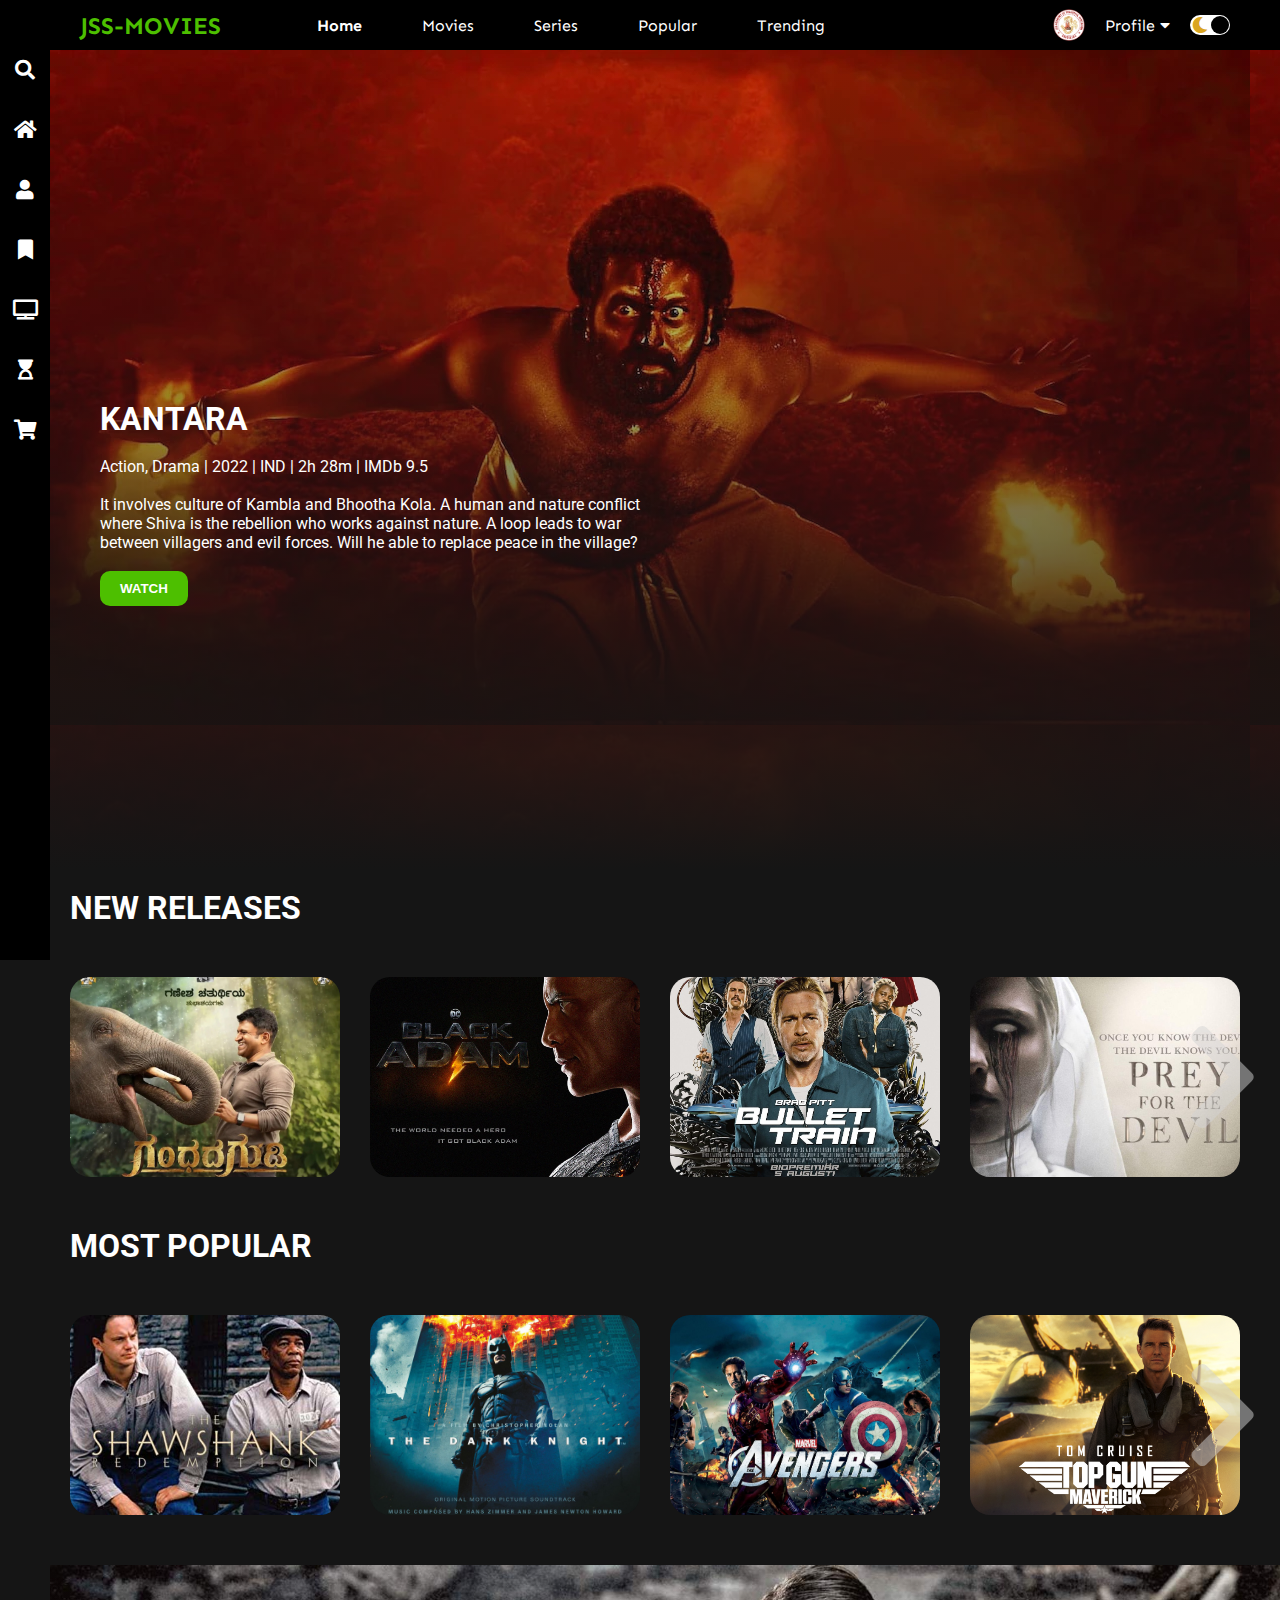
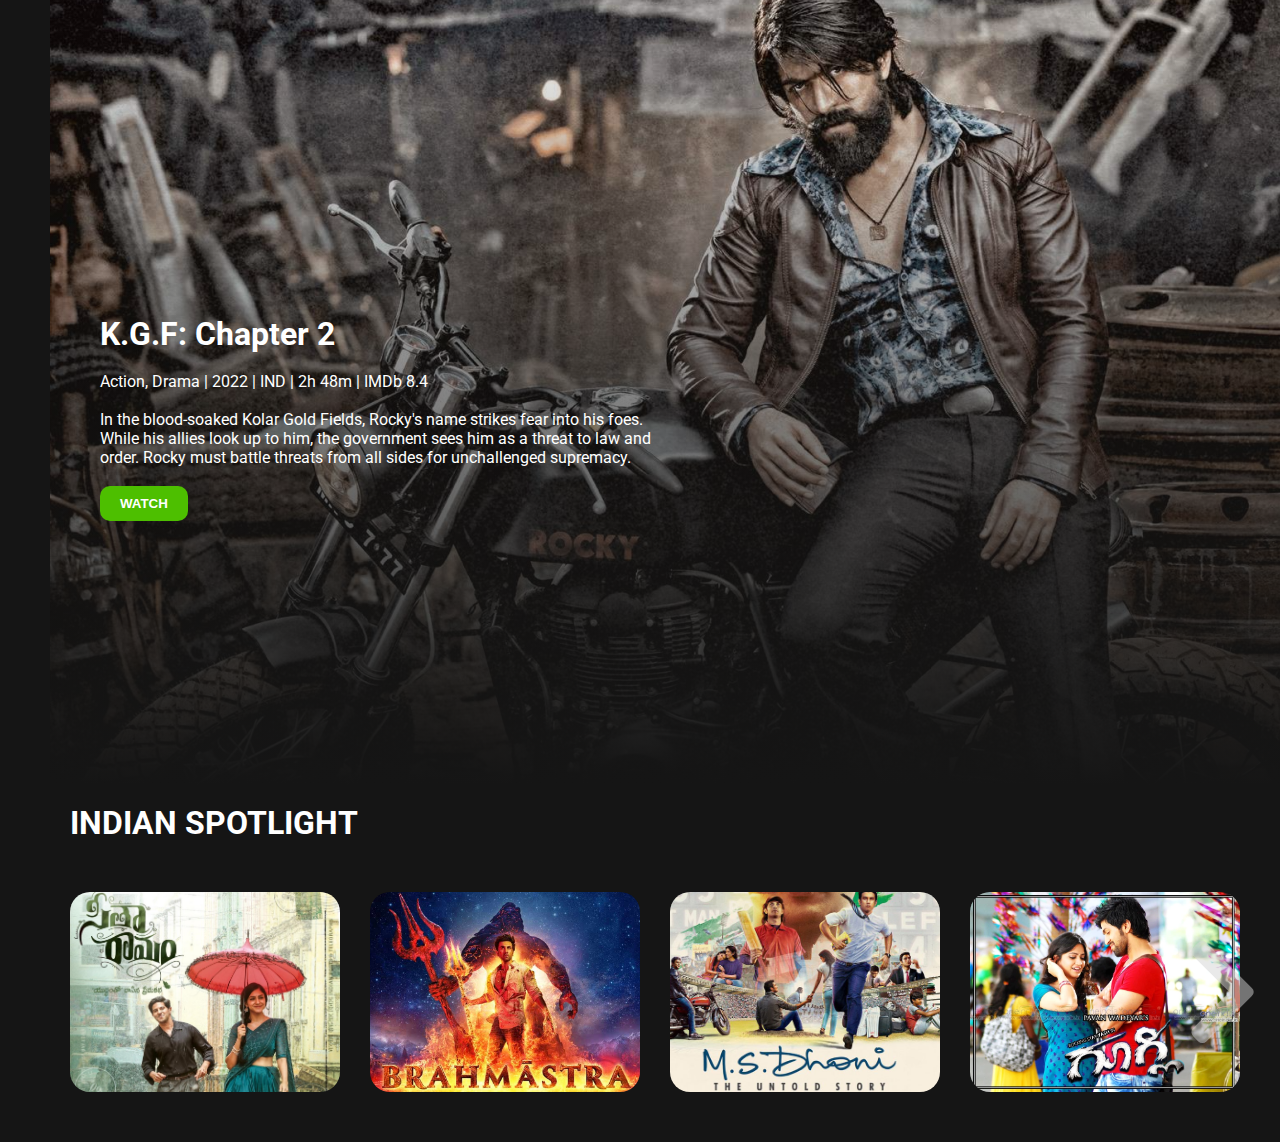
<file: index.html>
<html lang="en">
<head>
    <meta charset="UTF-8">
    <meta http-equiv="X-UA-Compatible" content="IE=edge">
    <meta name="viewport" content="width=device-width, initial-scale=1.0">
    <link rel="stylesheet" href="main.css">
    <link
        href="https://fonts.googleapis.com/css2?family=Roboto:wght@100;300;400;500;700;900&family=Sen:wght@400;700;800&display=swap"
        rel="stylesheet">
    <link rel="stylesheet" href="https://cdnjs.cloudflare.com/ajax/libs/font-awesome/5.15.2/css/all.min.css">
    <link rel="icon" href="img/logo.png" width="50px" height="20">
    <title>JSS-MOVIES</title>
</head>

<body>
    <div class="navbar">
        <div class="navbar-container">
            <div class="logo-container">
                <h1 class="logo">JSS-MOVIES</h1>
            </div>
            <div class="menu-container">
                <ul class="menu-list">
                    <li class="menu-list-item active">Home</li>
                    <li class="menu-list-item">Movies</li>
                    <li class="menu-list-item">Series</li>
                    <li class="menu-list-item">Popular</li>
                    <li class="menu-list-item">Trending</li>

                </ul>
            </div>
            <div class="profile-container">
                <img class="profile-picture" src="img/logo.png" alt="">
                <div class="profile-text-container">
                    <span class="profile-text">Profile</span>
                    <i class="fas fa-caret-down"></i>
                </div>
                <div class="toggle">
                    <i class="fas fa-moon toggle-icon"></i>
                    <i class="fas fa-sun toggle-icon"></i>
                    <div class="toggle-ball"></div>
                </div>
            </div>
        </div>
    </div>
    <div class="sidebar">
        <i class="left-menu-icon fas fa-search"></i>
        <i class="left-menu-icon fas fa-home"></i>
        <i class="left-menu-icon fas fa-user"></i>
        <i class="left-menu-icon fas fa-bookmark"></i>
        <i class="left-menu-icon fas fa-tv"></i>
        <i class="left-menu-icon fas fa-hourglass-start"></i>
        <i class="left-menu-icon fas fa-shopping-cart"></i>
    </div>
    <div class="container">
        <div class="content-container">
            <div class="featured-content"
                style="background: linear-gradient(to bottom, rgba(0,0,0,0), #151515), url('img/kambla.png');">
                     <p class="featured-desc"><h1>KANTARA</h1><br>Action, Drama | 2022 | IND | 2h 28m | IMDb 9.5 
                        <br><br>It involves culture of Kambla and Bhootha Kola.
                     A human and nature conflict<br> where Shiva is the rebellion who works against nature. 
                    A loop leads to war <br>between villagers and evil forces. 
                    Will he able to replace peace in the village?</p><br>
                    <a href="trailer1.html" >
                        <button class="featured-button">WATCH</button>
                    </a>    
            </div><br>
            <div class="movie-list-container">
                <h1 class="movie-list-title">NEW RELEASES</h1>
                <div class="movie-list-wrapper">
                    <div class="movie-list">
                        <div class="movie-list-item">
                            <img class="movie-list-item-img" src="img/s9.jpg" alt="">
                            <span class="movie-list-item-title">Gandhadagudi</span>
                            <p class="movie-list-item-desc">Dr.Puneeth rajkumar's last appearance in sliver screen .This movie sets to explore 
                                the wildlife in forst of Karnataka along with the director Amogavarsha .
                            </p>
                            <button class="movie-list-item-button">Watch</button>
                        </div>
                        <div class="movie-list-item"> 
                            <img class="movie-list-item-img" src="img/m1.jpg" alt="">
                            <span class="movie-list-item-title">BLACK ADAM</span>
                            <p class="movie-list-item-desc">Nearly 5,000 years after he was bestowed with the almighty powers of the 
                                Egyptian gods-and ready to unleash his unique form of justice on the modern world.</p>
                            <button class="movie-list-item-button">Watch</button>
                        </div>
                        <div class="movie-list-item">
                            <img class="movie-list-item-img" src="img/m2.jpg" alt="">
                            <span class="movie-list-item-title">Bullet Train</span>
                            <p class="movie-list-item-desc">Five assassins aboard a swiftly-moving
                                 bullet train find out that their missions have something in common.</p>
                            <button class="movie-list-item-button">Watch</button>
                        </div>
                        <div class="movie-list-item">
                            <img class="movie-list-item-img" src="img/m3.jpg" alt="">
                            <span class="movie-list-item-title">Prey for the Devil</span>
                            <p class="movie-list-item-desc">A nun prepares to perform an exorcism 
                                and comes face to face with a demonic force with mysterious ties to her past.</p>
                            <button class="movie-list-item-button">Watch</button>
                        </div>
                        <div class="movie-list-item">
                            <img class="movie-list-item-img" src="img/m4.jpg" alt="">
                            <span class="movie-list-item-title">Blackout</span>
                            <p class="movie-list-item-desc">A man wakes in a hospital with no memory,
                                 and quickly finds himself on the run in a locked down hospital with the Cartel on his tail..</p>
                            <button class="movie-list-item-button">Watch</button>
                        </div>
                        
                        <div class="movie-list-item">
                            <img class="movie-list-item-img" src="img/m6.jpg" alt="">
                            <span class="movie-list-item-title">After Ever Happy</span>
                            <p class="movie-list-item-desc">Tessa and Hardin love each other beyond reason. 
                                But when shocking revelations and a tragic loss push them to the brink, can their relationship survive?</p>
                            <button class="movie-list-item-button">Watch</button>
                        </div>
                        <div class="movie-list-item">
                            <img class="movie-list-item-img" src="img/m7.jpg" alt="">
                            <span class="movie-list-item-title">Jaula</span>
                            <p class="movie-list-item-desc">A couple temporarily adopts a young girl that they found wandering around alone in the high road.</p>
                            <button class="movie-list-item-button">Watch</button>
                        </div>
                    </div>
                    <i class="fas fa-chevron-right arrow"></i>
                </div>
            </div>
            <div class="movie-list-container">
                <h1 class="movie-list-title">MOST POPULAR</h1>
                <div class="movie-list-wrapper">
                    <div class="movie-list">
                        <div class="movie-list-item">
                            <img class="movie-list-item-img" src="img/S1.jpg" w alt="">
                            <span class="movie-list-item-title">THE SHAWSANK REDEMPTION</span>
                            <p class="movie-list-item-desc">Two imprisoned men bond over a number of years, finding solace and eventual redemption through acts of common decency.
                            </p>
                            <button class="movie-list-item-button">Watch</button>
                        </div>
                        <div class="movie-list-item">
                            <img class="movie-list-item-img" src="img/s2.jpeg" alt="">
                            <span class="movie-list-item-title">THE DARK KNIGHT</span>
                            <p class="movie-list-item-desc">After Gordon, Dent and Batman begin an assault on Gotham's organised crime, the mobs hire the Joker, a psychopathic
                                 criminal mastermind who offers to kill Batman 
                                .</p>
                            <button class="movie-list-item-button">Watch</button>
                        </div>
                        <div class="movie-list-item">
                            <img class="movie-list-item-img" src="img/s5.jpg" alt="">
                            <span class="movie-list-item-title">AVENGERS</span>
                            <p class="movie-list-item-desc">Earth's mightiest heroes must come together and learn to fight as a team 
                                if they are going to stop the mischievous Loki and his alien army from enslaving humanity.</p>
                            <button class="movie-list-item-button">Watch</button>
                        </div>
                        
                        <div class="movie-list-item">
                            <img class="movie-list-item-img" src="img/S4.jpg" alt="">
                            <span class="movie-list-item-title">Top Gun: Maverick</span>
                            <p class="movie-list-item-desc">TAfter thirty years, Maverick is still pushing the envelope
                                 as a top naval aviator, but must confront ghosts of his past when he leads TOP GUN's elite graduates on
                                 a mission that demands the ultimate sacrifice from those chosen to fly it.</p>
                            <button class="movie-list-item-button">Watch</button>
                        </div>
                        <div class="movie-list-item">
                            <img class="movie-list-item-img" src="img/S3.jpg" alt="">
                            <span class="movie-list-item-title">INCEPTION</span>
                            <p class="movie-list-item-desc">A thief who steals corporate secrets through the use of dream-sharing technology is given the inverse task of planting 
                                an idea into the mind of a C.E.O.                        hic fugit similique accusantium.</p>
                            <button class="movie-list-item-button">Watch</button>
                        </div>
                        <div class="movie-list-item">
                            <img class="movie-list-item-img" src="img/S6.jpg" alt="">
                            <span class="movie-list-item-title">THE GODFATHER</span>
                            <p class="movie-list-item-desc">Don Vito Corleone, head of a mafia family, decides to hand over his 
                                empire to his youngest son Michael.</p>
                            <button class="movie-list-item-button">Watch</button>
                        </div>
                        <div class="movie-list-item">
                            <img class="movie-list-item-img" src="img/S7.jpg" alt="">
                            <span class="movie-list-item-title"></span>
                            <p class="movie-list-item-desc">A serial killer begins murdering people according to the seven deadly sins, and it is up to a detective 
                                who is about to retire and another who just moved to the city to bring him to justice
                                hic fugit similique accusantium.</p>
                            <button class="movie-list-item-button">Watch</button>
                        </div>
                    </div>
                    <i class="fas fa-chevron-right arrow"></i>
                </div>
            </div>
                     <div class="featured-content"
                style="background: linear-gradient(to bottom, rgba(0,0,0,0), #151515), url('img/kgf.png');">
                <p class="featured-desc"><h1>K.G.F: Chapter 2</h1><br>Action, Drama | 2022 | IND | 2h 48m | IMDb 8.4 
                <br><br>In the blood-soaked Kolar Gold Fields, Rocky's name strikes fear into his foes.<br>
                 While his allies look up to him, the government sees him as a threat to law and<br>order.
                 Rocky must battle threats from all sides for unchallenged supremacy.</p><br>
                 <a href="trailer2.html" >
                    <button class="featured-button">WATCH</button>
                </a> 
            </div><BR>
            <div class="movie-list-container">
                <h1 class="movie-list-title">INDIAN SPOTLIGHT</h1>
                <div class="movie-list-wrapper">
                    <div class="movie-list">
                        <div class="movie-list-item">
                            <img class="movie-list-item-img" src="img/sitarama.jpg" alt="">
                            <span class="movie-list-item-title">Sita Ramam</span>
                            <p class="movie-list-item-desc">An orphan soldier, Lieutenant Ram's life changes, 
                                after he gets a letter from a girl named Sita. He meets her and love blossoms between them.
                                 When he comes back to his camp in Kashmir,After he gets caught in jail, 
                                he sends a letter to Sita which won't reach her.
                            </p>
                            <button class="movie-list-item-button">Watch</button>
                        </div>
                        <div class="movie-list-item">
                            <img class="movie-list-item-img" src="img/S15.jpg" alt="">
                            <span class="movie-list-item-title">BHRAMASTRA</span>
                            <p class="movie-list-item-desc">A young man on the brink of falling in love gets his world turned upside down when he discovers he has the
                                 power to control fire and a connection to a secret society of guardians.</p><BR>
                            <button class="movie-list-item-button">Watch</button>
                        </div>
                        <div class="movie-list-item">
                            <img class="movie-list-item-img" src="img/S10.jpg" alt="">
                            <span class="movie-list-item-title">M.S. Dhoni</span>
                            <p class="movie-list-item-desc">The untold story of Mahendra Singh Dhoni's journey from ticket 
                                collector to trophy collector - the world-cup-winning captain of the Indian Cricket Team.</p>
                            <button class="movie-list-item-button">Watch</button>
                        </div>
                        <div class="movie-list-item">
                            <img class="movie-list-item-img" src="img/S11.webp" alt="">
                            <span class="movie-list-item-title">GOOGLY</span>
                            <p class="movie-list-item-desc">
                             Sharath and Swathi meet in Bangalore and fall in love but due to misunderstandings, they drift apart. 
                            However, few years later, destiny brings them face to face at a friend's wedding.</p>
                            <button class="movie-list-item-button">Watch</button>
                        </div>
                        <div class="movie-list-item">
                            <img class="movie-list-item-img" src="img/S12.jpg" alt="">
                            <span class="movie-list-item-title">Hridayam</span>
                            <p class="movie-list-item-desc">Arun, a young man, enrols in an engineering college but falls
                             prey to bad habits. As he grows up,
                             he decides to turn over a new leaf and become a responsible adult..</p>
                            <button class="movie-list-item-button">Watch</button>
                        </div>
                        <div class="movie-list-item">
                            <img class="movie-list-item-img" src="img/S13.jpg" alt="">
                            <span class="movie-list-item-title">ARJUN REDDY</span>
                            <p class="movie-list-item-desc">A petty thief gains great wealth by pretending to be a baba. 
                                However, he has a change of heart after 
                                falling in love but finds himself getting pushed deep into the world of crime.
                                </p><br>
                            <button class="movie-list-item-button">Watch</button>
                        </div>
                        <div class="movie-list-item">
                            <img class="movie-list-item-img" src="img/3idiots.jpg" alt="">
                            <span class="movie-list-item-title">3IDIOTS</span>
                            <p class="movie-list-item-desc">Two friends are searching for their long lost companion.
                                 They revisit their college days and recall the memories of their friend who inspired them to think differently, 
                                even as the rest of the world called them "idiots".</p>
                            <button class="movie-list-item-button">Watch</button>
                        </div>
                       
                    </div>
                    <i class="fas fa-chevron-right arrow"></i>
                </div>
            </div>
          </div>
    </div>
    <script src="app.js"></script>
</body>

</html>
</file>
<file: main.css>
* {
  margin: 0;
}

body {
  font-family: "Roboto", sans-serif;
}

.navbar {
  width: 100%;
  height: 50px;
  background-color: black;
  position: sticky;
  top: 0;
}

.navbar-container {
  display: flex;
  align-items: center;
  padding: 0 50px;
  height: 100%;
  color: white;
  font-family: "Sen", sans-serif;
}

.logo-container {
  flex: 1;
}

.logo {
  margin-left: 30px;
  font-size: 24px;
  color: #4dbf00;
  
}

.menu-container {
  flex: 4;
}

.menu-list {
  display: flex;
  list-style: none;
}

.menu-list-item {
  margin-right: 30px;
  margin-left: 30px;
}

.menu-list-item.active {
  font-weight: bold;
}
.profile-container {
  flex: 1;
  display: flex;
  align-items: center;
  justify-content: flex-end;
}

.profile-text-container {
  margin: 0 20px;
}

.profile-picture {
  width: 32px;
  height: 32px;
  border-radius: 50px;
  object-fit: cover;
}

.toggle {
  width: 40px;
  height: 20px;
  background-color: white;
  border-radius: 30px;
  display: flex;
  align-items: center;
  justify-content: space-around;
  position: relative;
}

.toggle-icon {
  color: goldenrod;
}

.toggle-ball {
  width: 18px;
  height: 18px;
  background-color: black;
  position: absolute;
  right: 1px;
  border-radius: 50%;
  cursor: pointer;
  transition: 1s ease all;
}

.sidebar {
  width: 50px;
  height: 100%;
  background-color: black;
  position: fixed;
  top: 0;
  display: flex;
  flex-direction: column;
  align-items: center;
  padding-top: 60px;
}

.left-menu-icon {
  color: white;
  font-size: 20px;
  margin-bottom: 40px;
}

.container {
  background-color: #151515;
  min-height: calc(100vh - 50px);
  color: white;
}

.content-container {
  margin-left: 50px;
}

.featured-content {
  height: 80vh;
  padding: 50px;
}

.featured-desc {
  width: 500px;
  color: lightgray;
  margin: 300px ;
}

.featured-button {
  background-color: #4dbf00;
  color: white;
  padding: 10px 20px;
  border-radius: 10px;
  border: none;
  outline: none;
  font-weight: bold;
  cursor: pointer;
}

.movie-list-container {
  padding: 0 20px;
}

.movie-list-wrapper {
  position: relative;
  overflow: hidden;
}

.movie-list {
  display: flex;
  align-items: center;
  height: 300px;
  transform: translateX(0);
  transition: all 1s ease-in-out;
}

.movie-list-item {
  margin-right: 30px;
  position: relative;
}

.movie-list-item:hover .movie-list-item-img {
  transform: scale(1.2);
  margin: 0 30px;
  opacity: 0.5;
}

.movie-list-item:hover .movie-list-item-title,
.movie-list-item:hover .movie-list-item-desc,
.movie-list-item:hover .movie-list-item-button {
  opacity: 1;
}

.movie-list-item-img {
  transition: all 1s ease-in-out;
  width: 270px;
  height: 200px;
  object-fit: cover;
  border-radius: 20px;
}

.movie-list-item-title {
  background-color: #333;
  padding: 0 10px;
  font-size: 32px;
  font-weight: bold;
  position: absolute;
  top: 10%;
  left: 50px;
  opacity: 0;
  transition: 1s all ease-in-out;
}

.movie-list-item-desc {
  background-color: #333;
  padding: 10px;
  font-size: 14px;
  position: absolute;
  top: 30%;
  left: 50px;
  width: 230px;
  opacity: 0;
  transition: 1s all ease-in-out;
}

.movie-list-item-button {
  padding: 10px;
  background-color: #4dbf00;
  color: white;
  border-radius: 10px;
  outline: none;
  border: none;
  cursor: pointer;
  position: absolute;
  bottom: 20px;
  left: 50px;
  opacity: 0;
  transition: 1s all ease-in-out;
}

.arrow {
  font-size: 120px;
  position: absolute;
  top: 90px;
  right: 0;
  color: lightgray;
  opacity: 0.5;
  cursor: pointer;
}

.container.active {
  background-color: white;
}

.movie-list-title.active {
  color: black;
}

.navbar-container.active {
  background-color: white;

  color: black;
}

.sidebar.active{
    background-color: white;
}

.left-menu-icon.active{
    color: black;
}

.toggle.active{
    background-color: black;
}

.toggle-ball.active{
    background-color: white;
    transform: translateX(-20px);
}

@media only screen and (max-width: 940px){
    .menu-container{
        display: none;
    }
}
</file>
